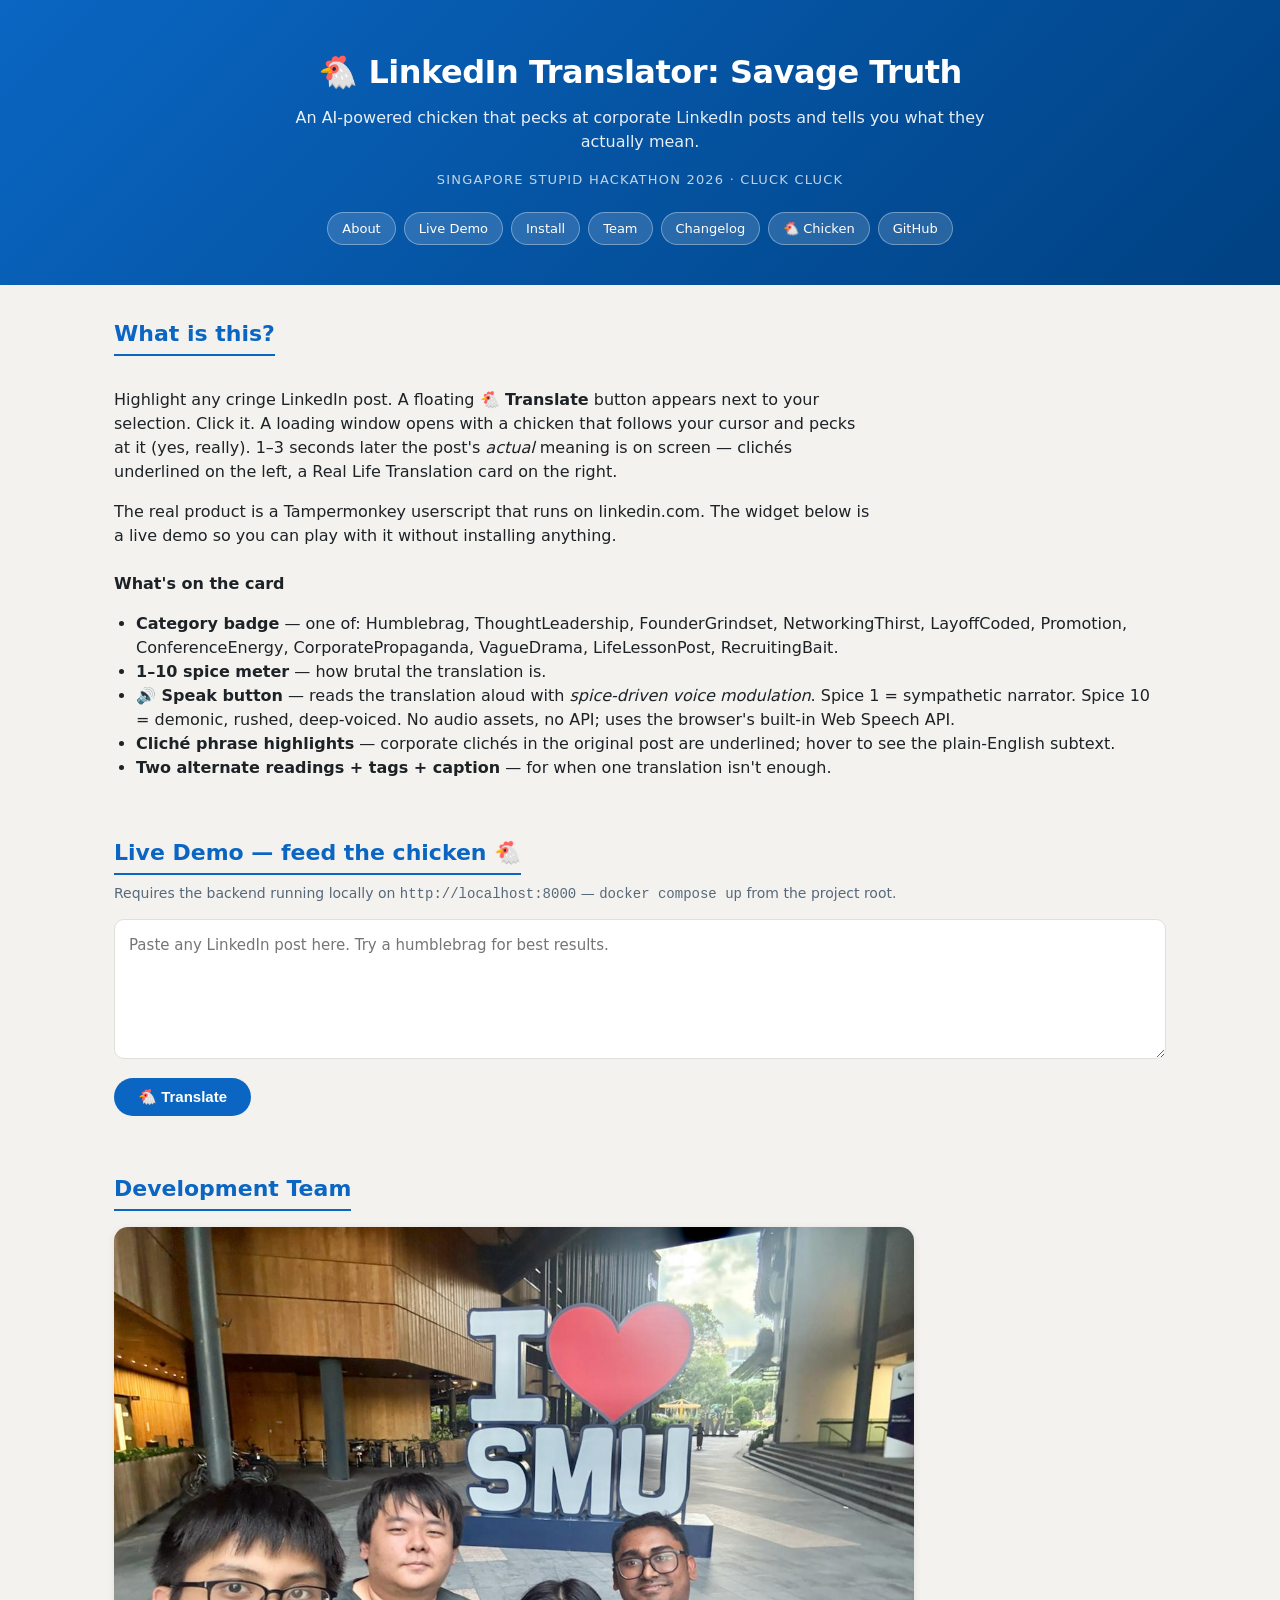
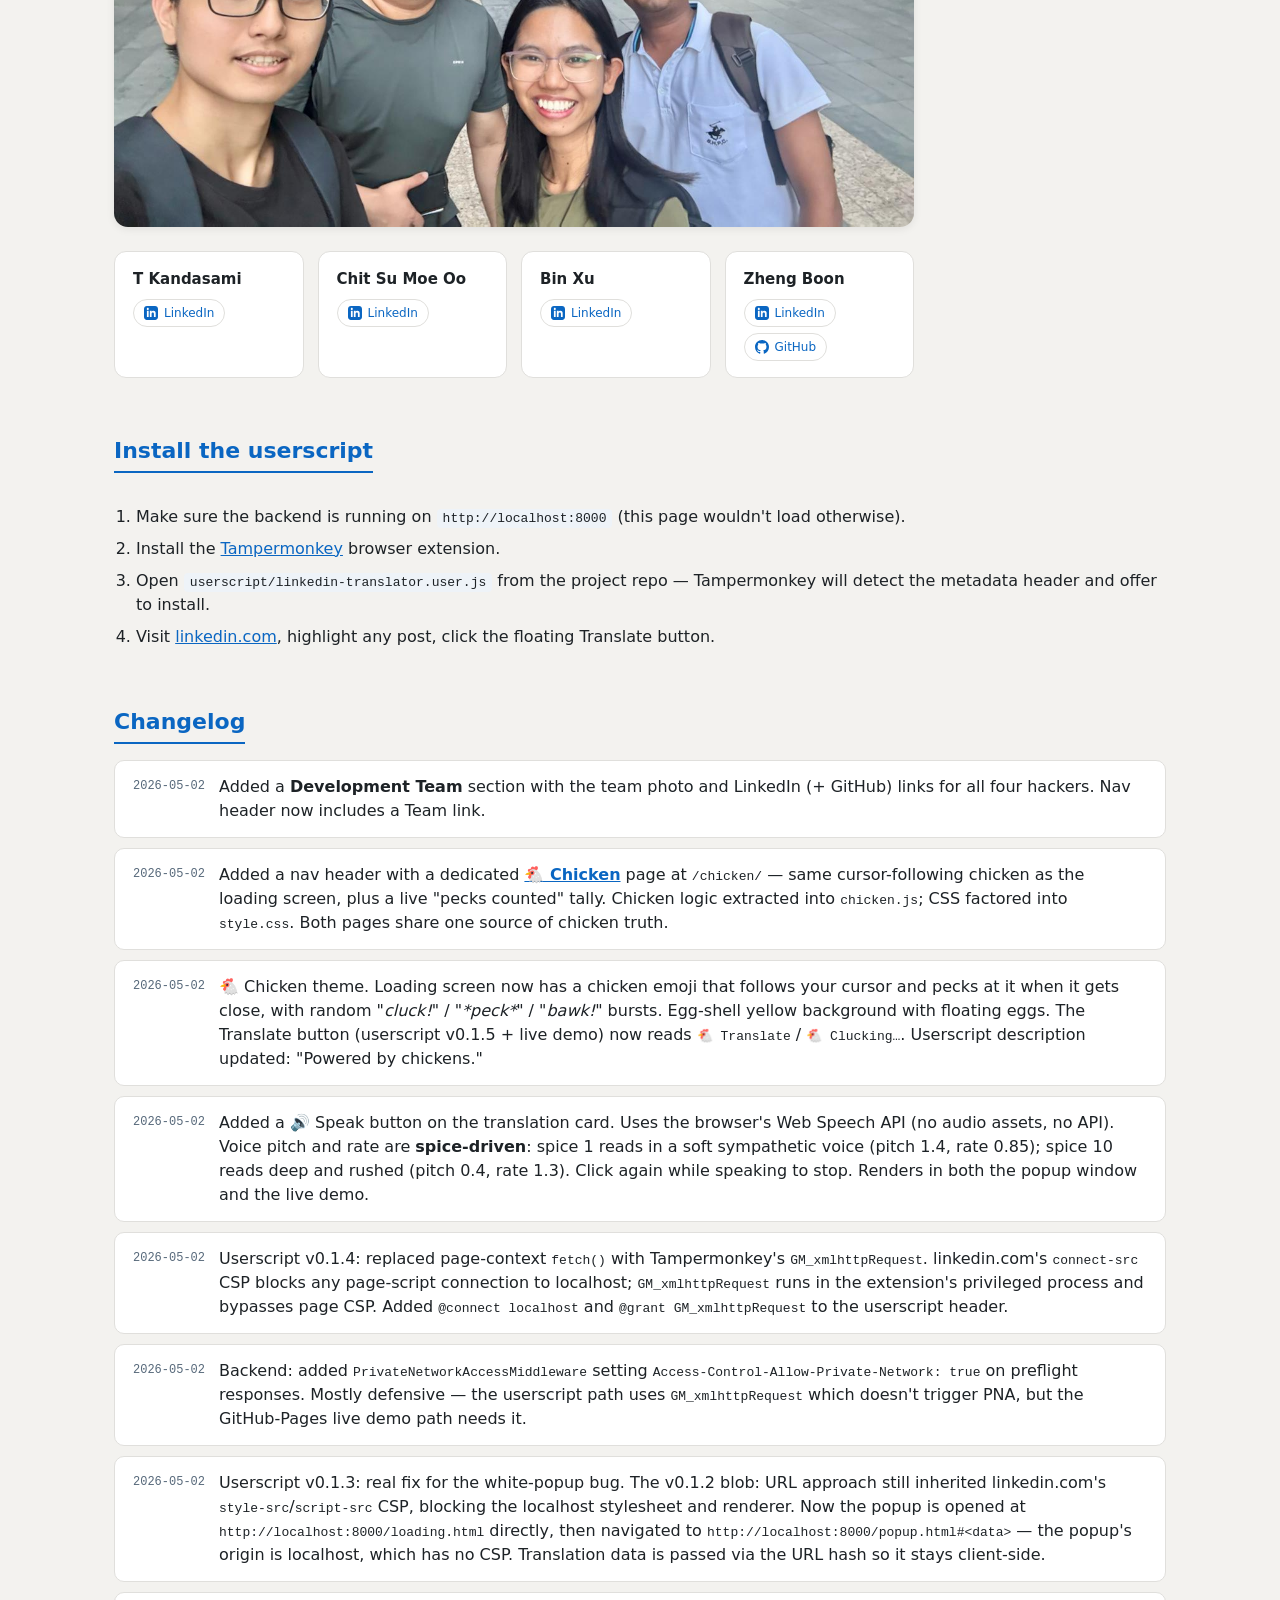
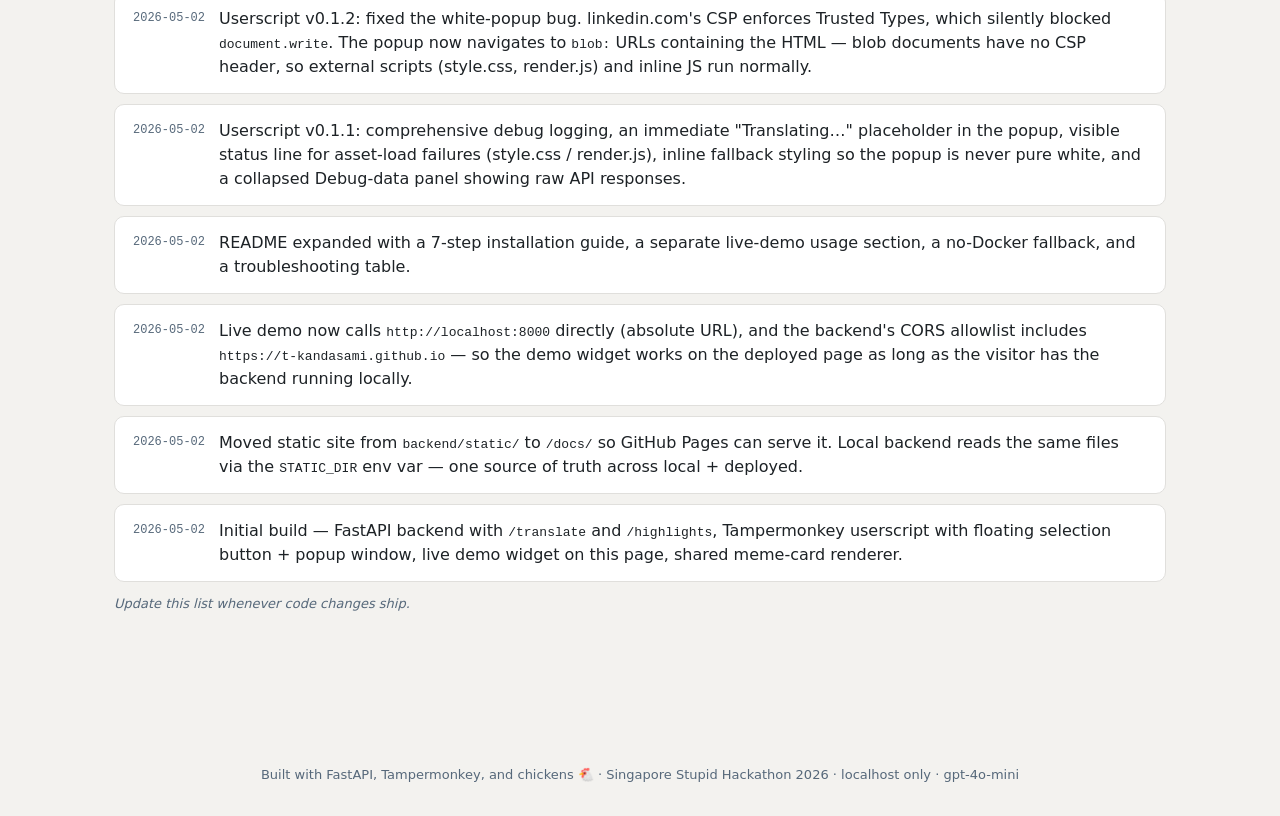
<file: docs/index.html>
<!DOCTYPE html>
<html lang="en">
<head>
  <meta charset="UTF-8">
  <meta name="viewport" content="width=device-width, initial-scale=1.0">
  <title>LinkedIn Translator: Savage Truth</title>
  <link rel="stylesheet" href="style.css">
</head>
<body>
  <header class="site-header">
    <h1>🐔 LinkedIn Translator: Savage Truth</h1>
    <p class="tagline">An AI-powered chicken that pecks at corporate LinkedIn posts and tells you what they actually mean.</p>
    <p class="subtitle">Singapore Stupid Hackathon 2026 &middot; cluck cluck</p>
    <nav class="site-nav">
      <a href="#about">About</a>
      <a href="#demo">Live Demo</a>
      <a href="#install">Install</a>
      <a href="#team">Team</a>
      <a href="#changelog">Changelog</a>
      <a href="chicken/">🐔 Chicken</a>
      <a href="https://github.com/t-kandasami/makeLinkedinReadableAgain" target="_blank" rel="noopener">GitHub</a>
    </nav>
  </header>

  <main>
    <section class="about" id="about">
      <h2>What is this?</h2>
      <p>Highlight any cringe LinkedIn post. A floating <strong>🐔 Translate</strong> button appears next to your selection. Click it. A loading window opens with a chicken that follows your cursor and pecks at it (yes, really). 1&ndash;3 seconds later the post's <em>actual</em> meaning is on screen &mdash; clichés underlined on the left, a Real Life Translation card on the right.</p>
      <p>The real product is a Tampermonkey userscript that runs on linkedin.com. The widget below is a live demo so you can play with it without installing anything.</p>
      <h3 style="margin-top: 24px; font-size: 16px; color: var(--text);">What's on the card</h3>
      <ul style="color: var(--text); margin: 8px 0 0; padding-left: 22px;">
        <li><strong>Category badge</strong> &mdash; one of: Humblebrag, ThoughtLeadership, FounderGrindset, NetworkingThirst, LayoffCoded, Promotion, ConferenceEnergy, CorporatePropaganda, VagueDrama, LifeLessonPost, RecruitingBait.</li>
        <li><strong>1&ndash;10 spice meter</strong> &mdash; how brutal the translation is.</li>
        <li><strong>🔊 Speak button</strong> &mdash; reads the translation aloud with <em>spice-driven voice modulation</em>. Spice 1 = sympathetic narrator. Spice 10 = demonic, rushed, deep-voiced. No audio assets, no API; uses the browser's built-in Web Speech API.</li>
        <li><strong>Cliché phrase highlights</strong> &mdash; corporate clichés in the original post are underlined; hover to see the plain-English subtext.</li>
        <li><strong>Two alternate readings + tags + caption</strong> &mdash; for when one translation isn't enough.</li>
      </ul>
    </section>

    <section class="demo" id="demo">
      <h2>Live Demo &mdash; feed the chicken 🐔</h2>
      <p style="color: var(--text-muted); font-size: 14px; margin-top: -8px;">
        Requires the backend running locally on <code>http://localhost:8000</code> &mdash; <code>docker compose up</code> from the project root.
      </p>
      <form class="demo-form" id="demo-form">
        <label for="demo-input" class="sr-only">Paste a LinkedIn post</label>
        <textarea id="demo-input" placeholder="Paste any LinkedIn post here. Try a humblebrag for best results."></textarea>
        <button type="submit" id="demo-submit">🐔 Translate</button>
      </form>
      <div id="demo-output"></div>
    </section>

    <section class="team" id="team">
      <h2>Development Team</h2>
      <img src="team.jpg" alt="The team at Singapore Stupid Hackathon 2026" class="team-photo">
      <div class="team-grid">
        <div class="team-card">
          <p class="team-name">T Kandasami</p>
          <div class="team-links">
            <a href="https://www.linkedin.com/in/t-kandasami/" target="_blank" rel="noopener" class="team-link" title="LinkedIn">
              <svg viewBox="0 0 24 24" width="14" height="14" fill="currentColor" aria-hidden="true"><path d="M19 0h-14c-2.761 0-5 2.239-5 5v14c0 2.761 2.239 5 5 5h14c2.762 0 5-2.239 5-5v-14c0-2.761-2.238-5-5-5zm-11 19h-3v-11h3v11zm-1.5-12.268c-.966 0-1.75-.79-1.75-1.764s.784-1.764 1.75-1.764 1.75.79 1.75 1.764-.783 1.764-1.75 1.764zm13.5 12.268h-3v-5.604c0-3.368-4-3.113-4 0v5.604h-3v-11h3v1.765c1.396-2.586 7-2.777 7 2.476v6.759z"/></svg>
              LinkedIn
            </a>
          </div>
        </div>
        <div class="team-card">
          <p class="team-name">Chit Su Moe Oo</p>
          <div class="team-links">
            <a href="https://www.linkedin.com/in/chitsumoeoo" target="_blank" rel="noopener" class="team-link" title="LinkedIn">
              <svg viewBox="0 0 24 24" width="14" height="14" fill="currentColor" aria-hidden="true"><path d="M19 0h-14c-2.761 0-5 2.239-5 5v14c0 2.761 2.239 5 5 5h14c2.762 0 5-2.239 5-5v-14c0-2.761-2.238-5-5-5zm-11 19h-3v-11h3v11zm-1.5-12.268c-.966 0-1.75-.79-1.75-1.764s.784-1.764 1.75-1.764 1.75.79 1.75 1.764-.783 1.764-1.75 1.764zm13.5 12.268h-3v-5.604c0-3.368-4-3.113-4 0v5.604h-3v-11h3v1.765c1.396-2.586 7-2.777 7 2.476v6.759z"/></svg>
              LinkedIn
            </a>
          </div>
        </div>
        <div class="team-card">
          <p class="team-name">Bin Xu</p>
          <div class="team-links">
            <a href="https://www.linkedin.com/in/bin-xu-446a132b6/" target="_blank" rel="noopener" class="team-link" title="LinkedIn">
              <svg viewBox="0 0 24 24" width="14" height="14" fill="currentColor" aria-hidden="true"><path d="M19 0h-14c-2.761 0-5 2.239-5 5v14c0 2.761 2.239 5 5 5h14c2.762 0 5-2.239 5-5v-14c0-2.761-2.238-5-5-5zm-11 19h-3v-11h3v11zm-1.5-12.268c-.966 0-1.75-.79-1.75-1.764s.784-1.764 1.75-1.764 1.75.79 1.75 1.764-.783 1.764-1.75 1.764zm13.5 12.268h-3v-5.604c0-3.368-4-3.113-4 0v5.604h-3v-11h3v1.765c1.396-2.586 7-2.777 7 2.476v6.759z"/></svg>
              LinkedIn
            </a>
          </div>
        </div>
        <div class="team-card">
          <p class="team-name">Zheng Boon</p>
          <div class="team-links">
            <a href="https://www.linkedin.com/in/zhengboon" target="_blank" rel="noopener" class="team-link" title="LinkedIn">
              <svg viewBox="0 0 24 24" width="14" height="14" fill="currentColor" aria-hidden="true"><path d="M19 0h-14c-2.761 0-5 2.239-5 5v14c0 2.761 2.239 5 5 5h14c2.762 0 5-2.239 5-5v-14c0-2.761-2.238-5-5-5zm-11 19h-3v-11h3v11zm-1.5-12.268c-.966 0-1.75-.79-1.75-1.764s.784-1.764 1.75-1.764 1.75.79 1.75 1.764-.783 1.764-1.75 1.764zm13.5 12.268h-3v-5.604c0-3.368-4-3.113-4 0v5.604h-3v-11h3v1.765c1.396-2.586 7-2.777 7 2.476v6.759z"/></svg>
              LinkedIn
            </a>
            <a href="https://github.com/zhengboon" target="_blank" rel="noopener" class="team-link" title="GitHub">
              <svg viewBox="0 0 24 24" width="14" height="14" fill="currentColor" aria-hidden="true"><path d="M12 0c-6.626 0-12 5.373-12 12 0 5.302 3.438 9.8 8.207 11.387.599.111.793-.261.793-.577v-2.234c-3.338.726-4.033-1.416-4.033-1.416-.546-1.387-1.333-1.756-1.333-1.756-1.089-.745.083-.729.083-.729 1.205.084 1.839 1.237 1.839 1.237 1.07 1.834 2.807 1.304 3.492.997.107-.775.418-1.305.762-1.604-2.665-.305-5.467-1.334-5.467-5.931 0-1.311.469-2.381 1.236-3.221-.124-.303-.535-1.524.117-3.176 0 0 1.008-.322 3.301 1.23.957-.266 1.983-.399 3.003-.404 1.02.005 2.047.138 3.006.404 2.291-1.552 3.297-1.23 3.297-1.23.653 1.653.242 2.874.118 3.176.77.84 1.235 1.911 1.235 3.221 0 4.609-2.807 5.624-5.479 5.921.43.372.823 1.102.823 2.222v3.293c0 .319.192.694.801.576 4.765-1.589 8.199-6.086 8.199-11.386 0-6.627-5.373-12-12-12z"/></svg>
              GitHub
            </a>
          </div>
        </div>
      </div>
    </section>

    <section class="install" id="install">
      <h2>Install the userscript</h2>
      <ol>
        <li>Make sure the backend is running on <code>http://localhost:8000</code> (this page wouldn't load otherwise).</li>
        <li>Install the <a href="https://www.tampermonkey.net/" target="_blank" rel="noopener">Tampermonkey</a> browser extension.</li>
        <li>Open <code>userscript/linkedin-translator.user.js</code> from the project repo &mdash; Tampermonkey will detect the metadata header and offer to install.</li>
        <li>Visit <a href="https://www.linkedin.com" target="_blank" rel="noopener">linkedin.com</a>, highlight any post, click the floating Translate button.</li>
      </ol>
    </section>

    <section class="changelog" id="changelog">
      <h2>Changelog</h2>
      <ul id="changelog-list">
        <li>
          <span class="date">2026-05-02</span>
          <span class="entry">Added a <strong>Development Team</strong> section with the team photo and LinkedIn (+ GitHub) links for all four hackers. Nav header now includes a Team link.</span>
        </li>
        <li>
          <span class="date">2026-05-02</span>
          <span class="entry">Added a nav header with a dedicated <a href="chicken/"><strong>🐔 Chicken</strong></a> page at <code>/chicken/</code> &mdash; same cursor-following chicken as the loading screen, plus a live "pecks counted" tally. Chicken logic extracted into <code>chicken.js</code>; CSS factored into <code>style.css</code>. Both pages share one source of chicken truth.</span>
        </li>
        <li>
          <span class="date">2026-05-02</span>
          <span class="entry">🐔 Chicken theme. Loading screen now has a chicken emoji that follows your cursor and pecks at it when it gets close, with random "<em>cluck!</em>" / "<em>*peck*</em>" / "<em>bawk!</em>" bursts. Egg-shell yellow background with floating eggs. The Translate button (userscript v0.1.5 + live demo) now reads <code>🐔 Translate</code> / <code>🐔 Clucking…</code>. Userscript description updated: "Powered by chickens."</span>
        </li>
        <li>
          <span class="date">2026-05-02</span>
          <span class="entry">Added a 🔊 Speak button on the translation card. Uses the browser's Web Speech API (no audio assets, no API). Voice pitch and rate are <strong>spice-driven</strong>: spice 1 reads in a soft sympathetic voice (pitch 1.4, rate 0.85); spice 10 reads deep and rushed (pitch 0.4, rate 1.3). Click again while speaking to stop. Renders in both the popup window and the live demo.</span>
        </li>
        <li>
          <span class="date">2026-05-02</span>
          <span class="entry">Userscript v0.1.4: replaced page-context <code>fetch()</code> with Tampermonkey's <code>GM_xmlhttpRequest</code>. linkedin.com's <code>connect-src</code> CSP blocks any page-script connection to localhost; <code>GM_xmlhttpRequest</code> runs in the extension's privileged process and bypasses page CSP. Added <code>@connect localhost</code> and <code>@grant GM_xmlhttpRequest</code> to the userscript header.</span>
        </li>
        <li>
          <span class="date">2026-05-02</span>
          <span class="entry">Backend: added <code>PrivateNetworkAccessMiddleware</code> setting <code>Access-Control-Allow-Private-Network: true</code> on preflight responses. Mostly defensive &mdash; the userscript path uses <code>GM_xmlhttpRequest</code> which doesn't trigger PNA, but the GitHub-Pages live demo path needs it.</span>
        </li>
        <li>
          <span class="date">2026-05-02</span>
          <span class="entry">Userscript v0.1.3: real fix for the white-popup bug. The v0.1.2 blob: URL approach still inherited linkedin.com's <code>style-src</code>/<code>script-src</code> CSP, blocking the localhost stylesheet and renderer. Now the popup is opened at <code>http://localhost:8000/loading.html</code> directly, then navigated to <code>http://localhost:8000/popup.html#&lt;data&gt;</code> &mdash; the popup's origin is localhost, which has no CSP. Translation data is passed via the URL hash so it stays client-side.</span>
        </li>
        <li>
          <span class="date">2026-05-02</span>
          <span class="entry">Userscript v0.1.2: fixed the white-popup bug. linkedin.com's CSP enforces Trusted Types, which silently blocked <code>document.write</code>. The popup now navigates to <code>blob:</code> URLs containing the HTML &mdash; blob documents have no CSP header, so external scripts (style.css, render.js) and inline JS run normally.</span>
        </li>
        <li>
          <span class="date">2026-05-02</span>
          <span class="entry">Userscript v0.1.1: comprehensive debug logging, an immediate "Translating&hellip;" placeholder in the popup, visible status line for asset-load failures (style.css / render.js), inline fallback styling so the popup is never pure white, and a collapsed Debug-data panel showing raw API responses.</span>
        </li>
        <li>
          <span class="date">2026-05-02</span>
          <span class="entry">README expanded with a 7-step installation guide, a separate live-demo usage section, a no-Docker fallback, and a troubleshooting table.</span>
        </li>
        <li>
          <span class="date">2026-05-02</span>
          <span class="entry">Live demo now calls <code>http://localhost:8000</code> directly (absolute URL), and the backend's CORS allowlist includes <code>https://t-kandasami.github.io</code> &mdash; so the demo widget works on the deployed page as long as the visitor has the backend running locally.</span>
        </li>
        <li>
          <span class="date">2026-05-02</span>
          <span class="entry">Moved static site from <code>backend/static/</code> to <code>/docs/</code> so GitHub Pages can serve it. Local backend reads the same files via the <code>STATIC_DIR</code> env var &mdash; one source of truth across local + deployed.</span>
        </li>
        <li>
          <span class="date">2026-05-02</span>
          <span class="entry">Initial build &mdash; FastAPI backend with <code>/translate</code> and <code>/highlights</code>, Tampermonkey userscript with floating selection button + popup window, live demo widget on this page, shared meme-card renderer.</span>
        </li>
      </ul>
      <p style="font-size: 13px; color: var(--text-muted); margin-top: 12px;">
        <em>Update this list whenever code changes ship.</em>
      </p>
    </section>
  </main>

  <footer>
    Built with FastAPI, Tampermonkey, and chickens 🐔 &middot; Singapore Stupid Hackathon 2026 &middot; localhost only &middot; gpt-4o-mini
  </footer>

  <script src="render.js"></script>
  <script src="demo.js"></script>
</body>
</html>
</file>
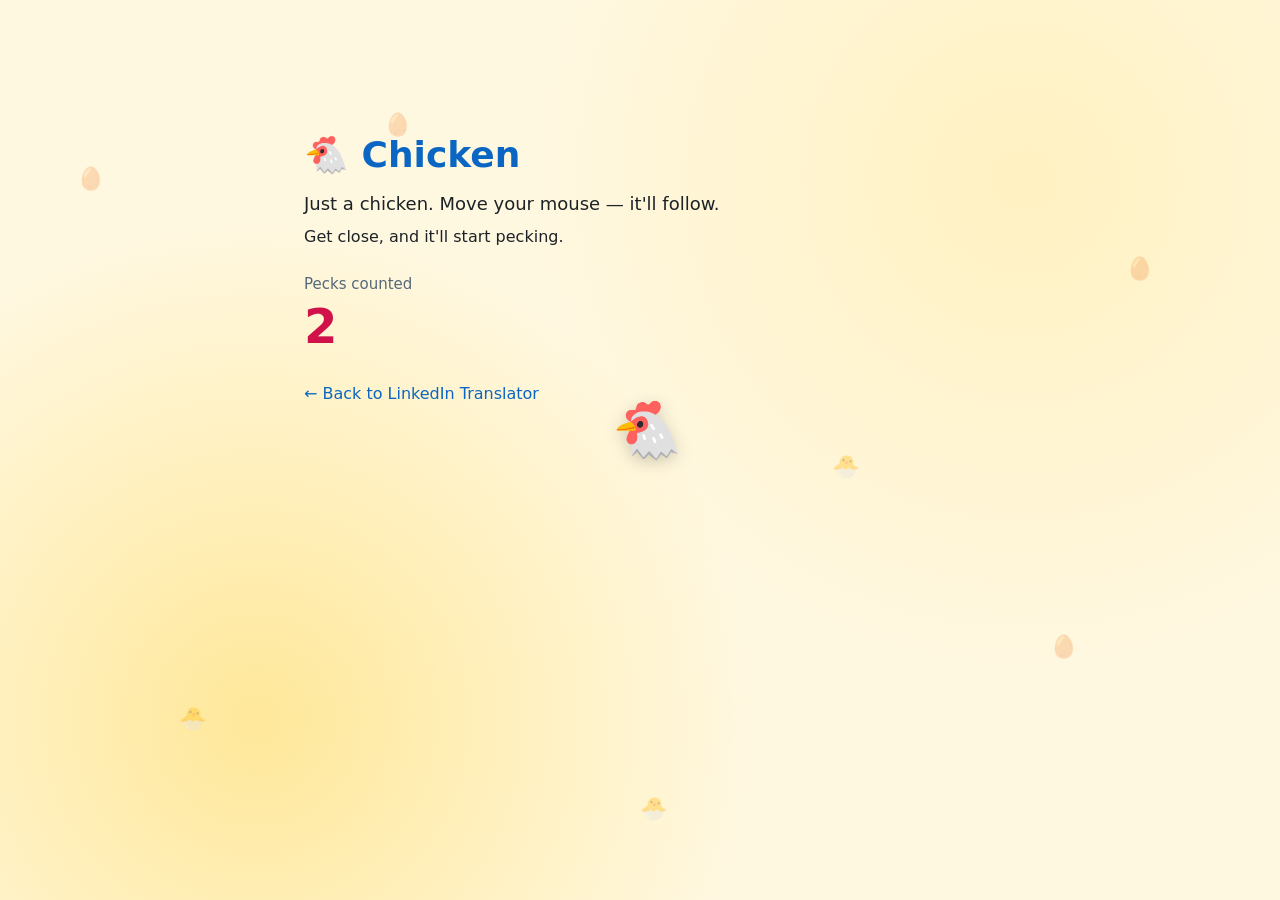
<file: docs/chicken/index.html>
<!DOCTYPE html>
<html lang="en">
<head>
  <meta charset="UTF-8">
  <meta name="viewport" content="width=device-width, initial-scale=1.0">
  <title>🐔 Chicken</title>
  <link rel="stylesheet" href="../style.css">
</head>
<body class="chicken-page">
  <div class="egg-bg" aria-hidden="true">
    <span class="egg" style="left: 6%;  top: 18%; animation-delay: 0s;">🥚</span>
    <span class="egg" style="left: 88%; top: 28%; animation-delay: 0.4s;">🥚</span>
    <span class="egg" style="left: 14%; top: 78%; animation-delay: 0.8s;">🐣</span>
    <span class="egg" style="left: 82%; top: 70%; animation-delay: 1.2s;">🥚</span>
    <span class="egg" style="left: 50%; top: 88%; animation-delay: 1.6s;">🐣</span>
    <span class="egg" style="left: 30%; top: 12%; animation-delay: 2.0s;">🥚</span>
    <span class="egg" style="left: 65%; top: 50%; animation-delay: 2.4s;">🐣</span>
  </div>

  <main style="max-width: 720px; margin: 64px auto 0;">
    <h1 style="margin: 0 0 8px; color: var(--linkedin-blue); font-size: 36px;">🐔 Chicken</h1>
    <p style="font-size: 18px; margin: 0 0 8px;">Just a chicken. Move your mouse &mdash; it'll follow.</p>
    <p style="font-size: 16px; color: var(--text); margin: 0 0 24px;">Get close, and it'll start pecking.</p>

    <p style="font-size: 15px; margin: 0 0 6px; color: var(--text-muted);">Pecks counted</p>
    <p style="font-size: 48px; font-weight: 700; line-height: 1; color: var(--accent); margin: 0 0 24px;">
      <span id="peck-count">0</span>
    </p>

    <p style="margin-top: 32px;">
      <a href="../" style="color: var(--linkedin-blue); font-weight: 500; text-decoration: none;">&larr; Back to LinkedIn Translator</a>
    </p>
  </main>

  <script src="../chicken.js"></script>
  <script>
    startChicken({
      onPeck: function (count) {
        document.getElementById('peck-count').textContent = count;
      }
    });
  </script>
</body>
</html>
</file>
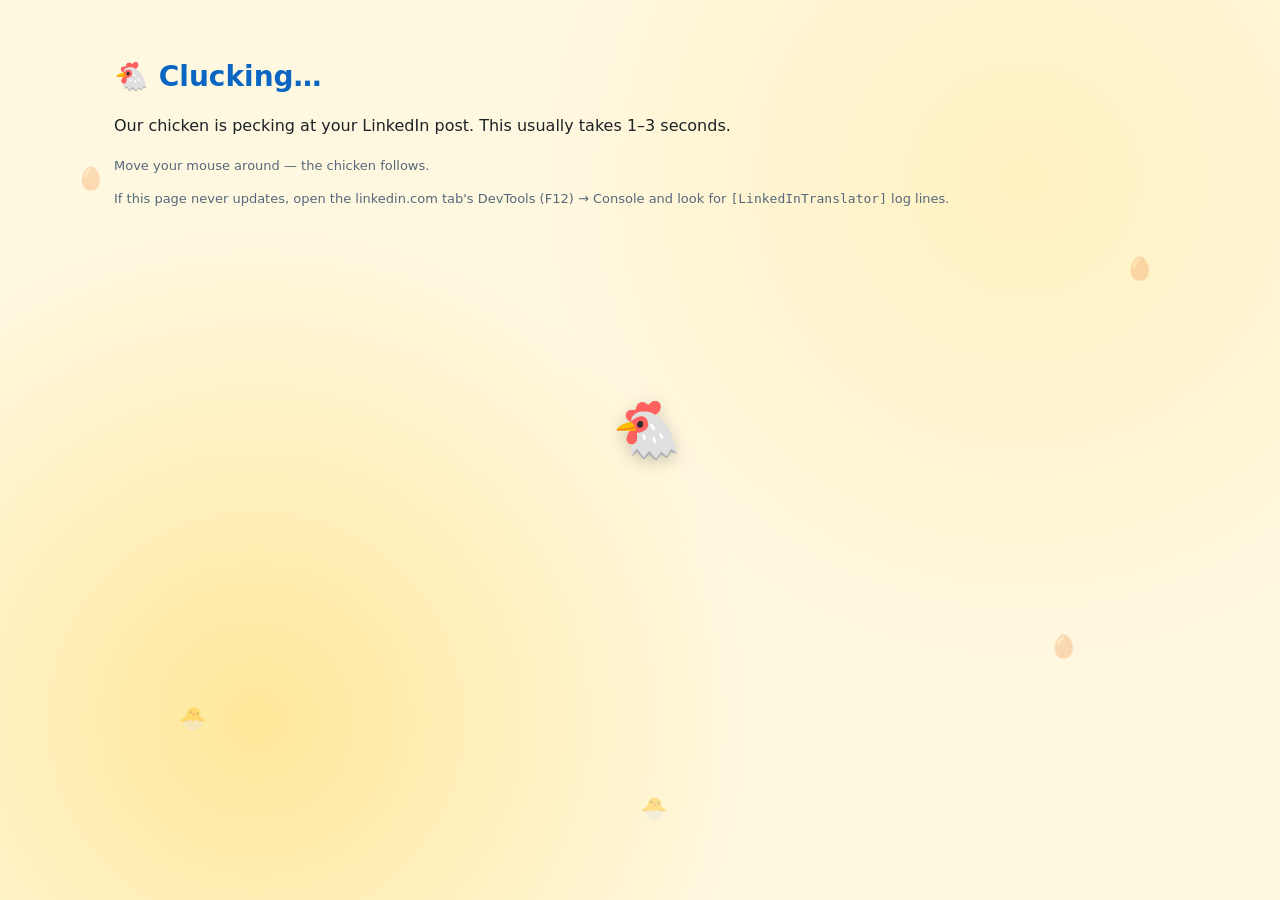
<file: docs/loading.html>
<!DOCTYPE html>
<html lang="en">
<head>
  <meta charset="UTF-8">
  <title>Clucking&hellip;</title>
  <link rel="stylesheet" href="style.css">
</head>
<body class="popup-body chicken-page">
  <div class="egg-bg" aria-hidden="true">
    <span class="egg" style="left: 6%;  top: 18%; animation-delay: 0s;">🥚</span>
    <span class="egg" style="left: 88%; top: 28%; animation-delay: 0.4s;">🥚</span>
    <span class="egg" style="left: 14%; top: 78%; animation-delay: 0.8s;">🐣</span>
    <span class="egg" style="left: 82%; top: 70%; animation-delay: 1.2s;">🥚</span>
    <span class="egg" style="left: 50%; top: 88%; animation-delay: 1.6s;">🐣</span>
  </div>

  <main>
    <h2 style="margin: 0 0 8px; color: var(--linkedin-blue); font-size: 28px;">🐔 Clucking&hellip;</h2>
    <p>Our chicken is pecking at your LinkedIn post. This usually takes 1&ndash;3 seconds.</p>
    <p style="color: var(--text-muted); font-size: 13px; margin-top: 18px;">Move your mouse around &mdash; the chicken follows.</p>
    <p style="color: var(--text-muted); font-size: 13px;">If this page never updates, open the linkedin.com tab's DevTools (F12) &rarr; Console and look for <code>[LinkedInTranslator]</code> log lines.</p>
  </main>

  <script src="chicken.js"></script>
  <script>startChicken();</script>
</body>
</html>
</file>
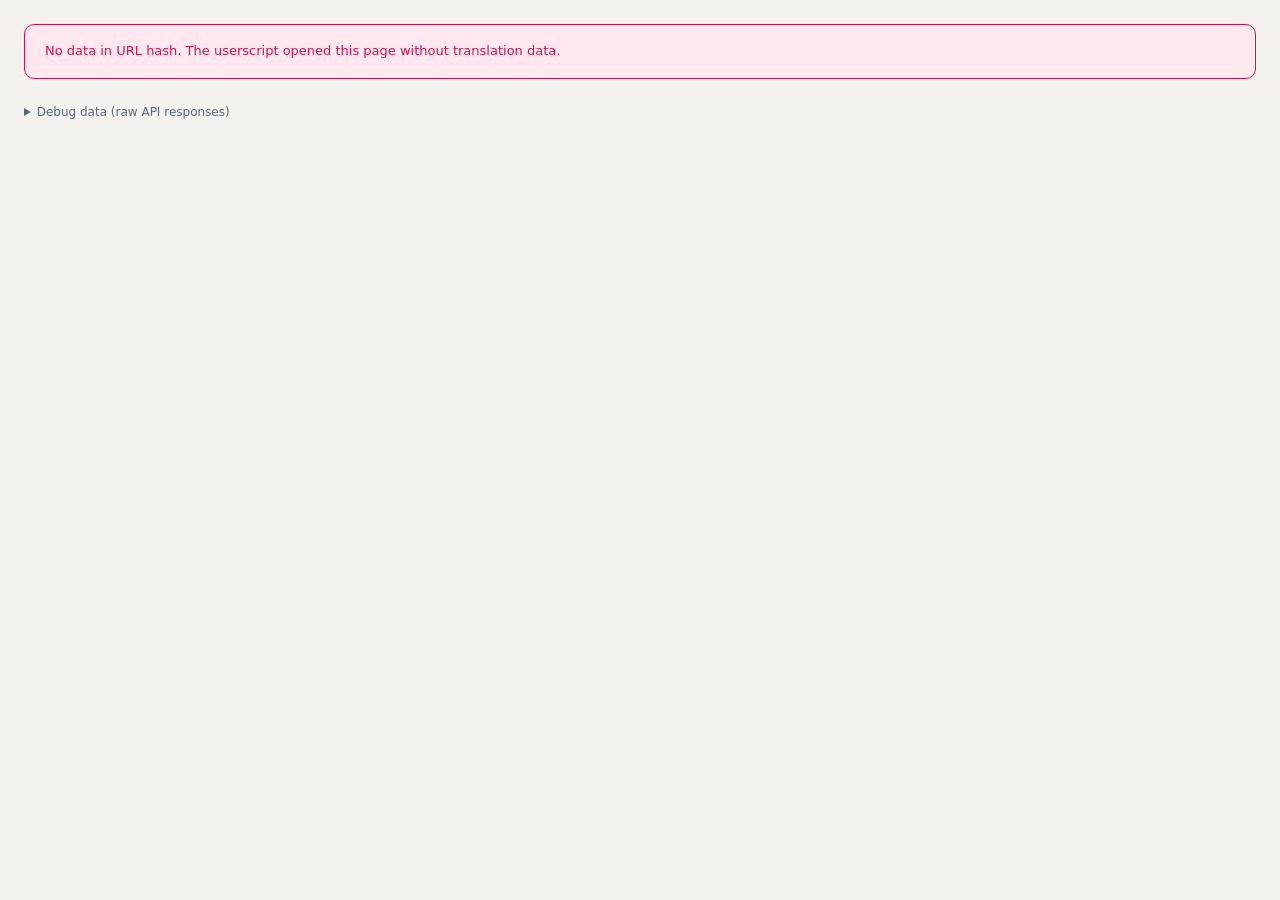
<file: docs/popup.html>
<!DOCTYPE html>
<html lang="en">
<head>
  <meta charset="UTF-8">
  <title>LinkedIn Translator &mdash; Savage Truth</title>
  <link rel="stylesheet" href="style.css">
  <style>
    #lt-status { font-size: 13px; color: var(--text-muted); margin-bottom: 12px; }
    #lt-status.error { color: var(--accent); font-weight: 500; }
    #lt-debug { margin-top: 24px; font-size: 12px; color: var(--text-muted); }
    #lt-debug pre {
      background: var(--card-bg);
      border: 1px solid var(--border);
      border-radius: 8px;
      padding: 12px;
      white-space: pre-wrap;
      max-height: 320px;
      overflow: auto;
    }
  </style>
</head>
<body class="popup-body">
  <div id="lt-status">Loading&hellip;</div>
  <div id="root"></div>
  <details id="lt-debug">
    <summary>Debug data (raw API responses)</summary>
    <pre id="lt-debug-data"></pre>
  </details>

  <script src="render.js"></script>
  <script>
    (function () {
      var TAG = '[LinkedInTranslator popup]';
      var status = document.getElementById('lt-status');
      var root = document.getElementById('root');
      var debugData = document.getElementById('lt-debug-data');

      function showError(msg) {
        status.textContent = msg;
        status.classList.add('error');
        console.error(TAG, msg);
      }

      try {
        var hash = window.location.hash.slice(1);
        if (!hash) {
          showError('No data in URL hash. The userscript opened this page without translation data.');
          return;
        }

        var data;
        try {
          data = JSON.parse(decodeURIComponent(hash));
        } catch (e) {
          showError('Failed to parse data from URL hash: ' + e.message);
          return;
        }

        console.log(TAG, 'received data', data);
        debugData.textContent = JSON.stringify(data, null, 2);

        if (data.error) {
          showError('Translation failed: ' + data.error);
          return;
        }

        if (typeof window.renderMemeCard !== 'function') {
          showError('renderMemeCard not loaded — render.js did not register the function.');
          return;
        }

        window.renderMemeCard(root, data);
        status.textContent = '';
        status.classList.remove('error');
        console.log(TAG, 'render complete');
      } catch (e) {
        showError('Unexpected error: ' + e.message);
      }
    })();
  </script>
</body>
</html>
</file>
<file: docs/style.css>
:root {
  --linkedin-blue: #0a66c2;
  --linkedin-blue-dark: #004182;
  --bg: #f3f2ef;
  --card-bg: #ffffff;
  --text: #1d2226;
  --text-muted: #56687a;
  --border: #e0dfdc;
  --accent: #d11149;
  --accent-soft: #ffe8ef;
  --shadow: 0 2px 8px rgba(0, 0, 0, 0.08);
}

* { box-sizing: border-box; }

html, body {
  margin: 0;
  padding: 0;
  font-family: -apple-system, BlinkMacSystemFont, "Segoe UI", system-ui, Roboto, sans-serif;
  background: var(--bg);
  color: var(--text);
  line-height: 1.5;
}

body.popup-body {
  padding: 24px;
}

.sr-only {
  position: absolute; width: 1px; height: 1px;
  padding: 0; margin: -1px; overflow: hidden;
  clip: rect(0,0,0,0); border: 0;
}

a { color: var(--linkedin-blue); }

/* ---------- Site chrome ---------- */
.site-header {
  background: linear-gradient(135deg, var(--linkedin-blue), var(--linkedin-blue-dark));
  color: white;
  padding: 48px 24px 40px;
  text-align: center;
}
.site-header h1 {
  margin: 0;
  font-size: 32px;
  letter-spacing: -0.5px;
}
.site-header .tagline {
  margin: 10px auto 0;
  max-width: 720px;
  opacity: 0.9;
  font-size: 16px;
}
.site-header .subtitle {
  margin: 16px 0 0;
  opacity: 0.75;
  font-size: 13px;
  letter-spacing: 1.2px;
  text-transform: uppercase;
}

main {
  max-width: 1100px;
  margin: 0 auto;
  padding: 32px 24px 64px;
}

section { margin-bottom: 56px; }
section h2 {
  font-size: 22px;
  margin: 0 0 16px;
  color: var(--linkedin-blue);
  border-bottom: 2px solid var(--linkedin-blue);
  display: inline-block;
  padding-bottom: 4px;
}

.about p {
  color: var(--text);
  max-width: 760px;
  font-size: 16px;
}

/* ---------- Team ---------- */
.team-photo {
  width: 100%;
  max-width: 800px;
  height: auto;
  border-radius: 14px;
  box-shadow: var(--shadow);
  display: block;
  margin: 0 0 24px;
}
.team-grid {
  display: grid;
  grid-template-columns: repeat(auto-fit, minmax(180px, 1fr));
  gap: 14px;
  max-width: 800px;
}
.team-card {
  background: var(--card-bg);
  border: 1px solid var(--border);
  border-radius: 12px;
  padding: 16px 18px;
  display: flex;
  flex-direction: column;
  gap: 8px;
}
.team-name {
  margin: 0;
  font-weight: 600;
  font-size: 15px;
  color: var(--text);
}
.team-links {
  display: flex;
  flex-wrap: wrap;
  gap: 6px;
}
.team-link {
  display: inline-flex;
  align-items: center;
  gap: 6px;
  padding: 4px 10px;
  border: 1px solid var(--border);
  border-radius: 999px;
  text-decoration: none;
  font-size: 12px;
  font-weight: 500;
  color: var(--linkedin-blue);
  background: transparent;
  transition: background 120ms, color 120ms, border-color 120ms;
}
.team-link:hover {
  background: #eef3f8;
  color: var(--linkedin-blue-dark);
  border-color: var(--linkedin-blue);
}
.team-link svg { display: block; }

/* ---------- Site nav ---------- */
.site-nav {
  margin-top: 22px;
  display: flex;
  flex-wrap: wrap;
  gap: 8px;
  justify-content: center;
}
.site-nav a {
  padding: 6px 14px;
  background: rgba(255, 255, 255, 0.15);
  border: 1px solid rgba(255, 255, 255, 0.35);
  color: white;
  text-decoration: none;
  border-radius: 999px;
  font-size: 13px;
  font-weight: 500;
  transition: background 120ms;
}
.site-nav a:hover {
  background: rgba(255, 255, 255, 0.3);
  color: white;
}

/* ---------- Chicken page (shared by /loading and /chicken) ---------- */
.chicken-page {
  background: #fff8e1;
  background-image:
    radial-gradient(circle at 20% 80%, #ffe89a 0%, transparent 40%),
    radial-gradient(circle at 80% 20%, #fff1c1 0%, transparent 40%);
  min-height: 100vh;
  box-sizing: border-box;
  padding: 32px;
  overflow: hidden;
}
.chicken-tracker {
  position: fixed;
  left: 0; top: 0;
  pointer-events: none;
  z-index: 9999;
  will-change: transform;
}
.chicken-face {
  display: inline-block;
  transition: transform 180ms ease;
}
.chicken-body {
  display: inline-block;
  font-size: 56px;
  line-height: 1;
  transform-origin: 50% 100%;
  filter: drop-shadow(0 4px 8px rgba(0, 0, 0, 0.18));
}
.chicken-tracker.peck .chicken-body {
  animation: peck 320ms ease-in-out infinite;
}
@keyframes peck {
  0%, 100% { transform: rotate(0deg); }
  45%, 55% { transform: rotate(45deg) translate(2px, -2px); }
}
.cluck-burst {
  position: fixed;
  pointer-events: none;
  font-size: 16px;
  font-weight: 700;
  color: var(--accent);
  transform: translate(-50%, 0);
  animation: cluckFloat 900ms ease-out forwards;
  z-index: 9998;
  text-shadow: 0 1px 2px rgba(255, 255, 255, 0.8);
}
@keyframes cluckFloat {
  0%   { opacity: 0; transform: translate(-50%, 0) scale(0.5) rotate(-5deg); }
  30%  { opacity: 1; transform: translate(-50%, -22px) scale(1.15) rotate(5deg); }
  100% { opacity: 0; transform: translate(-50%, -56px) scale(0.9) rotate(0deg); }
}
.egg-bg {
  position: fixed;
  inset: 0;
  pointer-events: none;
  z-index: 0;
  opacity: 0.35;
}
.egg {
  position: absolute;
  font-size: 22px;
  animation: bob 4s ease-in-out infinite;
}
@keyframes bob {
  0%, 100% { transform: translateY(0); }
  50%      { transform: translateY(-8px); }
}
.chicken-page main {
  position: relative;
  z-index: 1;
}

/* ---------- Live demo ---------- */
.demo-form textarea {
  width: 100%;
  min-height: 140px;
  padding: 14px;
  border: 1px solid var(--border);
  border-radius: 10px;
  font: inherit;
  font-size: 15px;
  resize: vertical;
  background: var(--card-bg);
}
.demo-form textarea:focus {
  outline: none;
  border-color: var(--linkedin-blue);
  box-shadow: 0 0 0 3px rgba(10, 102, 194, 0.15);
}
.demo-form button {
  margin-top: 12px;
  padding: 10px 24px;
  background: var(--linkedin-blue);
  color: white;
  border: none;
  border-radius: 999px;
  font-weight: 600;
  font-size: 15px;
  cursor: pointer;
  transition: background 120ms;
}
.demo-form button:hover:not(:disabled) { background: var(--linkedin-blue-dark); }
.demo-form button:disabled { opacity: 0.6; cursor: progress; }

#demo-output { margin-top: 24px; }
.demo-loading {
  color: var(--text-muted);
  font-style: italic;
  padding: 16px;
  text-align: center;
}
.error {
  padding: 16px 20px;
  background: var(--accent-soft);
  border: 1px solid var(--accent);
  border-radius: 10px;
  color: var(--accent);
  line-height: 1.6;
}

/* ---------- Meme card (shared by site + popup) ---------- */
.meme-card {
  display: grid;
  grid-template-columns: 1fr 1fr;
  gap: 16px;
  background: var(--card-bg);
  border: 1px solid var(--border);
  border-radius: 14px;
  padding: 24px;
  box-shadow: var(--shadow);
}
.meme-col .col-label {
  margin: 0 0 14px;
  font-size: 11px;
  letter-spacing: 1.6px;
  text-transform: uppercase;
  color: var(--text-muted);
  border-bottom: 1px solid var(--border);
  padding-bottom: 8px;
}
.meme-col.right .col-label { color: var(--accent); }
.original-text {
  margin: 0;
  white-space: pre-wrap;
  font-size: 15px;
}

.cliche {
  background: var(--accent-soft);
  border-bottom: 2px dotted var(--accent);
  padding: 0 2px;
  border-radius: 2px;
  cursor: help;
}

.translation-card {
  display: flex;
  flex-direction: column;
  gap: 14px;
}
.card-header {
  display: flex;
  align-items: center;
  justify-content: space-between;
  gap: 12px;
  flex-wrap: wrap;
}
.category-badge {
  display: inline-block;
  padding: 5px 14px;
  background: var(--accent);
  color: white;
  border-radius: 999px;
  font-size: 12px;
  font-weight: 600;
  letter-spacing: 0.4px;
}
.spice-meter {
  display: flex;
  gap: 3px;
  align-items: center;
}
.spice-tick {
  width: 8px;
  height: 16px;
  border-radius: 2px;
  background: var(--border);
}
.spice-tick.on { background: var(--accent); }
.spice-label {
  font-size: 11px;
  color: var(--text-muted);
  margin-left: 4px;
  letter-spacing: 0.5px;
}

.translation-main {
  margin: 0;
  font-size: 19px;
  font-weight: 500;
  line-height: 1.4;
}

.speak-btn {
  display: inline-flex;
  align-items: center;
  gap: 6px;
  align-self: flex-start;
  background: transparent;
  border: 1px solid var(--border);
  border-radius: 999px;
  padding: 5px 12px 5px 10px;
  margin-top: 4px;
  font: inherit;
  font-size: 13px;
  font-weight: 500;
  color: var(--linkedin-blue);
  cursor: pointer;
  transition: background 120ms, color 120ms, border-color 120ms;
}
.speak-btn:hover { background: #eef3f8; }
.speak-btn:active { background: #d3e3f3; }
.speak-btn.speaking {
  background: var(--accent-soft);
  color: var(--accent);
  border-color: var(--accent);
}
.speak-btn svg { display: block; }

.tags { display: flex; flex-wrap: wrap; gap: 6px; }
.tag {
  display: inline-block;
  padding: 3px 10px;
  background: #eef3f8;
  color: var(--linkedin-blue);
  border-radius: 999px;
  font-size: 12px;
  font-weight: 500;
}

.alts { margin-top: 4px; }
.alts h4 {
  margin: 0 0 6px;
  font-size: 11px;
  text-transform: uppercase;
  letter-spacing: 1px;
  color: var(--text-muted);
}
.alt {
  margin: 4px 0;
  font-style: italic;
  color: var(--text-muted);
  font-size: 14px;
  padding-left: 10px;
  border-left: 2px solid var(--border);
}

.card-footer {
  margin-top: 4px;
  padding-top: 14px;
  border-top: 1px solid var(--border);
}
.caption {
  margin: 0 0 4px;
  font-weight: 600;
  font-size: 14px;
}
.disclaimer {
  margin: 0;
  font-size: 11px;
  color: var(--text-muted);
}

/* ---------- Install + Changelog ---------- */
.install ol { padding-left: 22px; }
.install li { margin-bottom: 8px; }
.install code {
  background: #eef3f8;
  padding: 2px 6px;
  border-radius: 4px;
  font-size: 13px;
}

.changelog ul {
  list-style: none;
  padding: 0;
  margin: 0;
}
.changelog li {
  padding: 14px 18px;
  background: var(--card-bg);
  border: 1px solid var(--border);
  border-radius: 10px;
  margin-bottom: 10px;
  display: flex;
  gap: 14px;
  align-items: flex-start;
}
.changelog .date {
  font-family: ui-monospace, "SF Mono", Menlo, monospace;
  font-size: 12px;
  color: var(--text-muted);
  flex-shrink: 0;
  padding-top: 2px;
}
.changelog .entry { flex: 1; }

footer {
  text-align: center;
  padding: 32px 16px;
  color: var(--text-muted);
  font-size: 13px;
}

@media (max-width: 720px) {
  .meme-card { grid-template-columns: 1fr; }
  .site-header h1 { font-size: 26px; }
}
</file>
